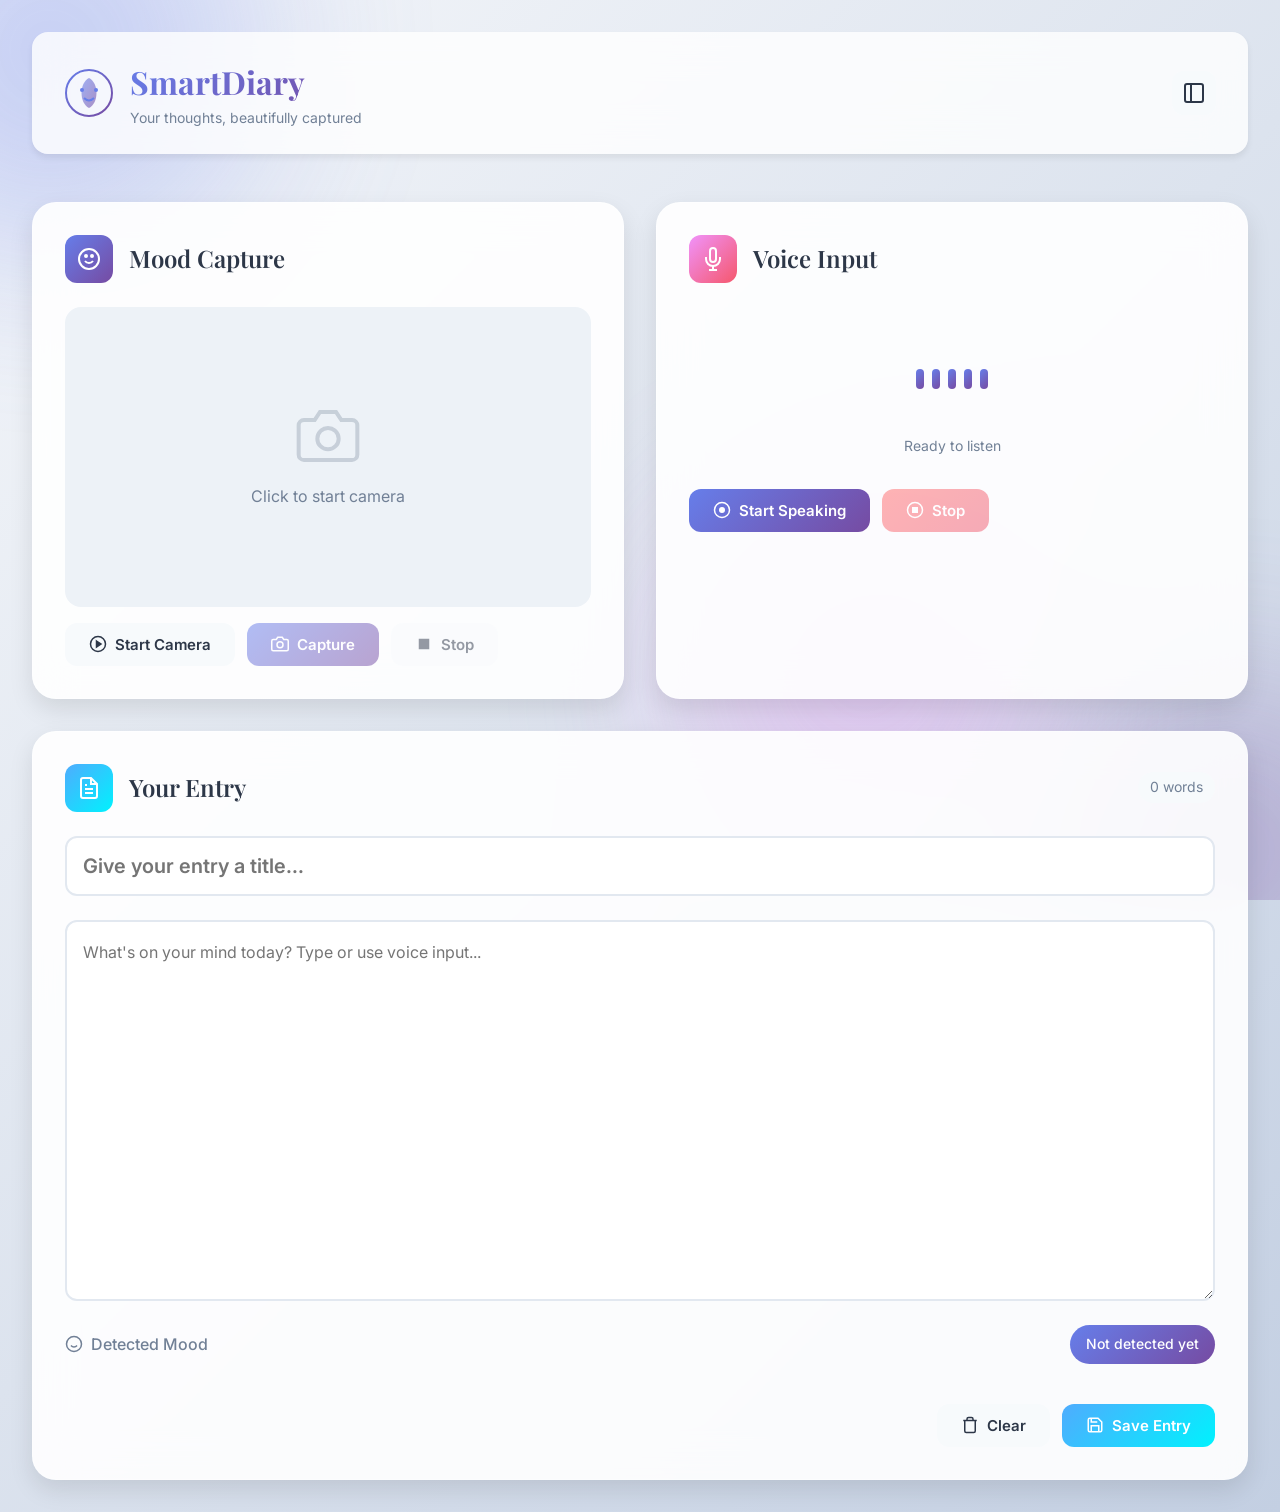
<file: frontend/index_elegant.html>
<!DOCTYPE html>
<html lang="en">
<head>
    <meta charset="UTF-8">
    <meta name="viewport" content="width=device-width, initial-scale=1.0">
    <title>SmartDiary - Your Intelligent Diary Companion</title>
    <link rel="stylesheet" href="style_elegant.css">
    <link rel="preconnect" href="https://fonts.googleapis.com">
    <link rel="preconnect" href="https://fonts.gstatic.com" crossorigin>
    <link href="https://fonts.googleapis.com/css2?family=Inter:wght@300;400;500;600;700&family=Playfair+Display:wght@400;600;700&display=swap" rel="stylesheet">
</head>
<body>
    <!-- Animated Background -->
    <div class="background-animation">
        <div class="gradient-orb orb-1"></div>
        <div class="gradient-orb orb-2"></div>
        <div class="gradient-orb orb-3"></div>
    </div>

    <!-- Main Container -->
    <div class="app-container">
        <!-- Header -->
        <header class="app-header">
            <div class="logo-section">
                <svg class="logo-icon" viewBox="0 0 50 50" fill="none" xmlns="http://www.w3.org/2000/svg">
                    <circle cx="25" cy="25" r="23" stroke="url(#gradient)" stroke-width="2"/>
                    <path d="M25 10 C15 15, 15 35, 25 40 C35 35, 35 15, 25 10" fill="url(#gradient)" opacity="0.6"/>
                    <circle cx="18" cy="22" r="2" fill="currentColor"/>
                    <circle cx="32" cy="22" r="2" fill="currentColor"/>
                    <path d="M20 30 Q25 35 30 30" stroke="currentColor" stroke-width="2" fill="none"/>
                    <defs>
                        <linearGradient id="gradient" x1="0%" y1="0%" x2="100%" y2="100%">
                            <stop offset="0%" style="stop-color:#667eea;stop-opacity:1" />
                            <stop offset="100%" style="stop-color:#764ba2;stop-opacity:1" />
                        </linearGradient>
                    </defs>
                </svg>
                <div>
                    <h1 class="app-title">SmartDiary</h1>
                    <p class="app-subtitle">Your thoughts, beautifully captured</p>
                </div>
            </div>
            <div class="header-actions">
                <button class="icon-button" id="viewEntriesBtn" title="View all entries">
                    <svg width="24" height="24" viewBox="0 0 24 24" fill="none" stroke="currentColor" stroke-width="2">
                        <rect x="3" y="3" width="18" height="18" rx="2"/>
                        <line x1="9" y1="3" x2="9" y2="21"/>
                    </svg>
                </button>
            </div>
        </header>

        <!-- Main Content -->
        <main class="main-content">
            <!-- Card Grid -->
            <div class="card-grid">
                <!-- Mood Detection Card -->
                <div class="feature-card mood-card">
                    <div class="card-header">
                        <div class="card-icon mood-icon">
                            <svg width="24" height="24" viewBox="0 0 24 24" fill="none" stroke="currentColor" stroke-width="2">
                                <circle cx="12" cy="12" r="10"/>
                                <path d="M8 14s1.5 2 4 2 4-2 4-2"/>
                                <circle cx="9" cy="9" r="1" fill="currentColor"/>
                                <circle cx="15" cy="9" r="1" fill="currentColor"/>
                            </svg>
                        </div>
                        <h2 class="card-title">Mood Capture</h2>
                    </div>
                    
                    <div class="camera-preview">
                        <video id="videoElement" autoplay muted playsinline></video>
                        <canvas id="canvasElement" style="display: none;"></canvas>
                        <div class="camera-overlay" id="cameraOverlay">
                            <svg class="camera-icon" width="64" height="64" viewBox="0 0 24 24" fill="none" stroke="currentColor" stroke-width="1.5">
                                <path d="M23 19a2 2 0 01-2 2H3a2 2 0 01-2-2V8a2 2 0 012-2h4l2-3h6l2 3h4a2 2 0 012 2z"/>
                                <circle cx="12" cy="13" r="4"/>
                            </svg>
                            <p>Click to start camera</p>
                        </div>
                    </div>
                    
                    <div class="mood-result" id="moodResult"></div>
                    
                    <div class="card-actions">
                        <button class="btn btn-secondary" id="startCamera">
                            <svg width="18" height="18" viewBox="0 0 24 24" fill="none" stroke="currentColor" stroke-width="2">
                                <circle cx="12" cy="12" r="10"/>
                                <polygon points="10 8 16 12 10 16 10 8" fill="currentColor"/>
                            </svg>
                            Start Camera
                        </button>
                        <button class="btn btn-primary" id="capturePhoto" disabled>
                            <svg width="18" height="18" viewBox="0 0 24 24" fill="none" stroke="currentColor" stroke-width="2">
                                <path d="M23 19a2 2 0 01-2 2H3a2 2 0 01-2-2V8a2 2 0 012-2h4l2-3h6l2 3h4a2 2 0 012 2z"/>
                                <circle cx="12" cy="13" r="4"/>
                            </svg>
                            Capture
                        </button>
                        <button class="btn btn-secondary" id="stopCamera" disabled>
                            <svg width="18" height="18" viewBox="0 0 24 24" fill="none" stroke="currentColor" stroke-width="2">
                                <rect x="6" y="6" width="12" height="12" fill="currentColor"/>
                            </svg>
                            Stop
                        </button>
                    </div>
                </div>

                <!-- Voice Input Card -->
                <div class="feature-card voice-card">
                    <div class="card-header">
                        <div class="card-icon voice-icon">
                            <svg width="24" height="24" viewBox="0 0 24 24" fill="none" stroke="currentColor" stroke-width="2">
                                <path d="M12 1a3 3 0 00-3 3v8a3 3 0 006 0V4a3 3 0 00-3-3z"/>
                                <path d="M19 10v2a7 7 0 01-14 0v-2"/>
                                <line x1="12" y1="19" x2="12" y2="23"/>
                                <line x1="8" y1="23" x2="16" y2="23"/>
                            </svg>
                        </div>
                        <h2 class="card-title">Voice Input</h2>
                    </div>
                    
                    <div class="voice-visualizer">
                        <div class="sound-wave">
                            <div class="wave-bar"></div>
                            <div class="wave-bar"></div>
                            <div class="wave-bar"></div>
                            <div class="wave-bar"></div>
                            <div class="wave-bar"></div>
                        </div>
                        <p class="voice-status" id="voiceStatus">Ready to listen</p>
                    </div>
                    
                    <div class="card-actions">
                        <button class="btn btn-primary" id="startRecording">
                            <svg width="18" height="18" viewBox="0 0 24 24" fill="none" stroke="currentColor" stroke-width="2">
                                <circle cx="12" cy="12" r="10"/>
                                <circle cx="12" cy="12" r="3" fill="currentColor"/>
                            </svg>
                            Start Speaking
                        </button>
                        <button class="btn btn-danger" id="stopRecording" disabled>
                            <svg width="18" height="18" viewBox="0 0 24 24" fill="none" stroke="currentColor" stroke-width="2">
                                <circle cx="12" cy="12" r="10"/>
                                <rect x="9" y="9" width="6" height="6" fill="currentColor"/>
                            </svg>
                            Stop
                        </button>
                    </div>
                </div>
            </div>

            <!-- Diary Entry Card -->
            <div class="feature-card entry-card">
                <div class="card-header">
                    <div class="card-icon entry-icon">
                        <svg width="24" height="24" viewBox="0 0 24 24" fill="none" stroke="currentColor" stroke-width="2">
                            <path d="M14 2H6a2 2 0 00-2 2v16a2 2 0 002 2h12a2 2 0 002-2V8z"/>
                            <polyline points="14 2 14 8 20 8"/>
                            <line x1="16" y1="13" x2="8" y2="13"/>
                            <line x1="16" y1="17" x2="8" y2="17"/>
                            <polyline points="10 9 9 9 8 9"/>
                        </svg>
                    </div>
                    <h2 class="card-title">Your Entry</h2>
                    <div class="entry-meta">
                        <span class="word-count" id="wordCount">0 words</span>
                    </div>
                </div>
                
                <form id="diaryForm" class="diary-form">
                    <div class="form-group">
                        <input 
                            type="text" 
                            id="entryTitle" 
                            class="input-field title-input" 
                            placeholder="Give your entry a title..."
                            autocomplete="off"
                        />
                    </div>
                    
                    <div class="form-group">
                        <textarea 
                            id="entryText" 
                            class="input-field text-area" 
                            rows="12" 
                            placeholder="What's on your mind today? Type or use voice input..."
                        ></textarea>
                    </div>
                    
                    <div class="form-group mood-display">
                        <label class="mood-label">
                            <svg width="18" height="18" viewBox="0 0 24 24" fill="none" stroke="currentColor" stroke-width="2">
                                <circle cx="12" cy="12" r="10"/>
                                <path d="M8 14s1.5 2 4 2 4-2 4-2"/>
                            </svg>
                            Detected Mood
                        </label>
                        <div class="mood-badge" id="moodBadge">
                            <span id="detectedMood">Not detected yet</span>
                        </div>
                    </div>
                    
                    <div class="form-actions">
                        <button type="button" class="btn btn-secondary" id="clearEntry">
                            <svg width="18" height="18" viewBox="0 0 24 24" fill="none" stroke="currentColor" stroke-width="2">
                                <polyline points="3 6 5 6 21 6"/>
                                <path d="M19 6v14a2 2 0 01-2 2H7a2 2 0 01-2-2V6m3 0V4a2 2 0 012-2h4a2 2 0 012 2v2"/>
                            </svg>
                            Clear
                        </button>
                        <button type="submit" class="btn btn-success">
                            <svg width="18" height="18" viewBox="0 0 24 24" fill="none" stroke="currentColor" stroke-width="2">
                                <path d="M19 21H5a2 2 0 01-2-2V5a2 2 0 012-2h11l5 5v11a2 2 0 01-2 2z"/>
                                <polyline points="17 21 17 13 7 13 7 21"/>
                                <polyline points="7 3 7 8 15 8"/>
                            </svg>
                            Save Entry
                        </button>
                    </div>
                </form>
            </div>
        </main>
    </div>

    <!-- Toast Notifications -->
    <div class="toast-container" id="toastContainer"></div>

    <script src="script_elegant.js"></script>
</body>
</html>
</file>
<file: frontend/style_elegant.css>
/* SmartDiary Elegant UI - Modern & Professional Design */

/* === CSS Variables === */
:root {
    /* Colors */
    --primary-gradient: linear-gradient(135deg, #667eea 0%, #764ba2 100%);
    --secondary-gradient: linear-gradient(135deg, #f093fb 0%, #f5576c 100%);
    --success-gradient: linear-gradient(135deg, #4facfe 0%, #00f2fe 100%);
    --accent-gradient: linear-gradient(135deg, #fa709a 0%, #fee140 100%);
    
    --primary-color: #667eea;
    --secondary-color: #764ba2;
    --success-color: #00d4aa;
    --danger-color: #ff6b6b;
    --warning-color: #ffd93d;
    
    --text-primary: #2d3748;
    --text-secondary: #718096;
    --text-light: #a0aec0;
    
    --bg-primary: #ffffff;
    --bg-secondary: #f7fafc;
    --bg-tertiary: #edf2f7;
    
    --border-color: #e2e8f0;
    --border-radius-sm: 8px;
    --border-radius-md: 12px;
    --border-radius-lg: 16px;
    --border-radius-xl: 24px;
    
    /* Shadows */
    --shadow-sm: 0 2px 4px rgba(0, 0, 0, 0.05);
    --shadow-md: 0 4px 6px rgba(0, 0, 0, 0.07);
    --shadow-lg: 0 10px 25px rgba(0, 0, 0, 0.1);
    --shadow-xl: 0 20px 40px rgba(0, 0, 0, 0.12);
    
    /* Typography */
    --font-heading: 'Playfair Display', serif;
    --font-body: 'Inter', -apple-system, BlinkMacSystemFont, 'Segoe UI', sans-serif;
    
    /* Transitions */
    --transition-fast: 150ms cubic-bezier(0.4, 0, 0.2, 1);
    --transition-base: 300ms cubic-bezier(0.4, 0, 0.2, 1);
    --transition-slow: 500ms cubic-bezier(0.4, 0, 0.2, 1);
}

/* === Reset & Base Styles === */
* {
    margin: 0;
    padding: 0;
    box-sizing: border-box;
}

body {
    font-family: var(--font-body);
    background: linear-gradient(135deg, #f5f7fa 0%, #c3cfe2 100%);
    color: var(--text-primary);
    min-height: 100vh;
    overflow-x: hidden;
    line-height: 1.6;
}

/* === Animated Background === */
.background-animation {
    position: fixed;
    top: 0;
    left: 0;
    width: 100%;
    height: 100%;
    z-index: -1;
    overflow: hidden;
}

.gradient-orb {
    position: absolute;
    border-radius: 50%;
    filter: blur(80px);
    opacity: 0.4;
    animation: float 20s ease-in-out infinite;
}

.orb-1 {
    width: 500px;
    height: 500px;
    background: radial-gradient(circle, #667eea, transparent);
    top: -200px;
    left: -200px;
    animation-delay: 0s;
}

.orb-2 {
    width: 400px;
    height: 400px;
    background: radial-gradient(circle, #764ba2, transparent);
    bottom: -150px;
    right: -150px;
    animation-delay: 7s;
}

.orb-3 {
    width: 450px;
    height: 450px;
    background: radial-gradient(circle, #f093fb, transparent);
    top: 50%;
    left: 50%;
    animation-delay: 14s;
}

@keyframes float {
    0%, 100% { transform: translate(0, 0) scale(1); }
    33% { transform: translate(100px, -100px) scale(1.1); }
    66% { transform: translate(-100px, 100px) scale(0.9); }
}

/* === App Container === */
.app-container {
    max-width: 1400px;
    margin: 0 auto;
    padding: 2rem;
    min-height: 100vh;
}

/* === Header === */
.app-header {
    display: flex;
    justify-content: space-between;
    align-items: center;
    margin-bottom: 3rem;
    padding: 1.5rem 2rem;
    background: rgba(255, 255, 255, 0.8);
    backdrop-filter: blur(20px);
    border-radius: var(--border-radius-lg);
    box-shadow: var(--shadow-md);
}

.logo-section {
    display: flex;
    align-items: center;
    gap: 1rem;
}

.logo-icon {
    width: 50px;
    height: 50px;
    color: var(--primary-color);
}

.app-title {
    font-family: var(--font-heading);
    font-size: 2rem;
    font-weight: 700;
    background: var(--primary-gradient);
    -webkit-background-clip: text;
    -webkit-text-fill-color: transparent;
    background-clip: text;
    margin: 0;
}

.app-subtitle {
    color: var(--text-secondary);
    font-size: 0.875rem;
    margin: 0;
}

.header-actions {
    display: flex;
    gap: 0.5rem;
}

.icon-button {
    width: 44px;
    height: 44px;
    border-radius: var(--border-radius-md);
    border: none;
    background: var(--bg-secondary);
    color: var(--text-primary);
    cursor: pointer;
    display: flex;
    align-items: center;
    justify-content: center;
    transition: all var(--transition-base);
}

.icon-button:hover {
    background: var(--primary-gradient);
    color: white;
    transform: translateY(-2px);
    box-shadow: var(--shadow-md);
}

/* === Main Content === */
.main-content {
    display: flex;
    flex-direction: column;
    gap: 2rem;
}

.card-grid {
    display: grid;
    grid-template-columns: repeat(auto-fit, minmax(400px, 1fr));
    gap: 2rem;
}

/* === Feature Cards === */
.feature-card {
    background: rgba(255, 255, 255, 0.9);
    backdrop-filter: blur(20px);
    border-radius: var(--border-radius-xl);
    padding: 2rem;
    box-shadow: var(--shadow-lg);
    transition: all var(--transition-base);
    border: 1px solid rgba(255, 255, 255, 0.3);
}

.feature-card:hover {
    transform: translateY(-4px);
    box-shadow: var(--shadow-xl);
}

.card-header {
    display: flex;
    align-items: center;
    gap: 1rem;
    margin-bottom: 1.5rem;
}

.card-icon {
    width: 48px;
    height: 48px;
    border-radius: var(--border-radius-md);
    display: flex;
    align-items: center;
    justify-content: center;
    color: white;
}

.mood-icon {
    background: linear-gradient(135deg, #667eea 0%, #764ba2 100%);
}

.voice-icon {
    background: linear-gradient(135deg, #f093fb 0%, #f5576c 100%);
}

.entry-icon {
    background: linear-gradient(135deg, #4facfe 0%, #00f2fe 100%);
}

.card-title {
    font-family: var(--font-heading);
    font-size: 1.5rem;
    font-weight: 600;
    color: var(--text-primary);
    margin: 0;
    flex: 1;
}

.entry-meta {
    display: flex;
    align-items: center;
    gap: 0.5rem;
}

.word-count {
    font-size: 0.875rem;
    color: var(--text-secondary);
    padding: 0.25rem 0.75rem;
    background: var(--bg-secondary);
    border-radius: 20px;
}

/* === Camera Preview === */
.camera-preview {
    position: relative;
    width: 100%;
    height: 300px;
    border-radius: var(--border-radius-lg);
    overflow: hidden;
    background: var(--bg-tertiary);
    margin-bottom: 1rem;
}

#videoElement {
    width: 100%;
    height: 100%;
    object-fit: cover;
    display: none;
}

#videoElement.active {
    display: block;
}

.camera-overlay {
    position: absolute;
    top: 0;
    left: 0;
    width: 100%;
    height: 100%;
    display: flex;
    flex-direction: column;
    align-items: center;
    justify-content: center;
    gap: 1rem;
    color: var(--text-secondary);
    cursor: pointer;
    transition: all var(--transition-base);
}

.camera-overlay:hover {
    background: rgba(0, 0, 0, 0.05);
}

.camera-icon {
    opacity: 0.3;
}

.camera-overlay.hidden {
    display: none;
}

.mood-result {
    padding: 1rem;
    border-radius: var(--border-radius-md);
    background: linear-gradient(135deg, #e0f2fe 0%, #dbeafe 100%);
    color: #1e40af;
    font-weight: 500;
    text-align: center;
    margin-bottom: 1rem;
    min-height: 50px;
    display: flex;
    align-items: center;
    justify-content: center;
    transition: all var(--transition-base);
}

.mood-result:empty {
    display: none;
}

.mood-result.error {
    background: linear-gradient(135deg, #fee2e2 0%, #fecaca 100%);
    color: #991b1b;
}

/* === Voice Visualizer === */
.voice-visualizer {
    padding: 2rem;
    text-align: center;
}

.sound-wave {
    display: flex;
    justify-content: center;
    align-items: center;
    gap: 0.5rem;
    height: 80px;
    margin-bottom: 1rem;
}

.wave-bar {
    width: 8px;
    height: 20px;
    background: var(--primary-gradient);
    border-radius: 4px;
    animation: wave 1s ease-in-out infinite;
}

.wave-bar:nth-child(1) { animation-delay: 0s; }
.wave-bar:nth-child(2) { animation-delay: 0.1s; }
.wave-bar:nth-child(3) { animation-delay: 0.2s; }
.wave-bar:nth-child(4) { animation-delay: 0.3s; }
.wave-bar:nth-child(5) { animation-delay: 0.4s; }

@keyframes wave {
    0%, 100% { height: 20px; opacity: 0.3; }
    50% { height: 60px; opacity: 1; }
}

.sound-wave.active .wave-bar {
    animation: wave 0.6s ease-in-out infinite;
}

.voice-status {
    color: var(--text-secondary);
    font-size: 0.875rem;
}

/* === Form Styles === */
.diary-form {
    display: flex;
    flex-direction: column;
    gap: 1.5rem;
}

.form-group {
    display: flex;
    flex-direction: column;
    gap: 0.5rem;
}

.input-field {
    width: 100%;
    padding: 1rem;
    border: 2px solid var(--border-color);
    border-radius: var(--border-radius-md);
    font-family: var(--font-body);
    font-size: 1rem;
    color: var(--text-primary);
    background: white;
    transition: all var(--transition-base);
}

.input-field:focus {
    outline: none;
    border-color: var(--primary-color);
    box-shadow: 0 0 0 4px rgba(102, 126, 234, 0.1);
}

.title-input {
    font-size: 1.25rem;
    font-weight: 600;
}

.text-area {
    resize: vertical;
    min-height: 200px;
    line-height: 1.8;
}

.mood-display {
    flex-direction: row;
    align-items: center;
    justify-content: space-between;
}

.mood-label {
    display: flex;
    align-items: center;
    gap: 0.5rem;
    color: var(--text-secondary);
    font-weight: 500;
}

.mood-badge {
    padding: 0.5rem 1rem;
    border-radius: 20px;
    background: var(--primary-gradient);
    color: white;
    font-weight: 500;
    font-size: 0.875rem;
}

/* === Buttons === */
.card-actions,
.form-actions {
    display: flex;
    gap: 0.75rem;
    flex-wrap: wrap;
}

.form-actions {
    justify-content: flex-end;
    margin-top: 1rem;
}

.btn {
    padding: 0.75rem 1.5rem;
    border: none;
    border-radius: var(--border-radius-md);
    font-family: var(--font-body);
    font-size: 0.938rem;
    font-weight: 600;
    cursor: pointer;
    transition: all var(--transition-base);
    display: inline-flex;
    align-items: center;
    justify-content: center;
    gap: 0.5rem;
    white-space: nowrap;
}

.btn:hover:not(:disabled) {
    transform: translateY(-2px);
    box-shadow: var(--shadow-md);
}

.btn:active:not(:disabled) {
    transform: translateY(0);
}

.btn:disabled {
    opacity: 0.5;
    cursor: not-allowed;
}

.btn-primary {
    background: var(--primary-gradient);
    color: white;
}

.btn-secondary {
    background: var(--bg-secondary);
    color: var(--text-primary);
}

.btn-secondary:hover:not(:disabled) {
    background: var(--bg-tertiary);
}

.btn-success {
    background: var(--success-gradient);
    color: white;
}

.btn-danger {
    background: linear-gradient(135deg, #ff6b6b 0%, #ee5a6f 100%);
    color: white;
}

/* === Toast Notifications === */
.toast-container {
    position: fixed;
    top: 2rem;
    right: 2rem;
    z-index: 1000;
    display: flex;
    flex-direction: column;
    gap: 1rem;
}

.toast {
    min-width: 300px;
    padding: 1rem 1.5rem;
    border-radius: var(--border-radius-md);
    background: white;
    box-shadow: var(--shadow-xl);
    display: flex;
    align-items: center;
    gap: 1rem;
    animation: slideIn 0.3s ease-out;
}

@keyframes slideIn {
    from {
        transform: translateX(400px);
        opacity: 0;
    }
    to {
        transform: translateX(0);
        opacity: 1;
    }
}

.toast.success {
    border-left: 4px solid var(--success-color);
}

.toast.error {
    border-left: 4px solid var(--danger-color);
}

.toast.info {
    border-left: 4px solid var(--primary-color);
}

/* === Responsive Design === */
@media (max-width: 1024px) {
    .card-grid {
        grid-template-columns: 1fr;
    }
}

@media (max-width: 768px) {
    .app-container {
        padding: 1rem;
    }
    
    .app-header {
        flex-direction: column;
        gap: 1rem;
        text-align: center;
    }
    
    .logo-section {
        flex-direction: column;
    }
    
    .app-title {
        font-size: 1.5rem;
    }
    
    .feature-card {
        padding: 1.5rem;
    }
    
    .form-actions {
        flex-direction: column;
    }
    
    .btn {
        width: 100%;
    }
    
    .toast-container {
        left: 1rem;
        right: 1rem;
        top: 1rem;
    }
    
    .toast {
        min-width: auto;
    }
}

/* === Accessibility === */
@media (prefers-reduced-motion: reduce) {
    * {
        animation-duration: 0.01ms !important;
        animation-iteration-count: 1 !important;
        transition-duration: 0.01ms !important;
    }
}

/* === Print Styles === */
@media print {
    .background-animation,
    .camera-preview,
    .voice-visualizer,
    .card-actions,
    .form-actions,
    .toast-container {
        display: none !important;
    }
}
</file>
